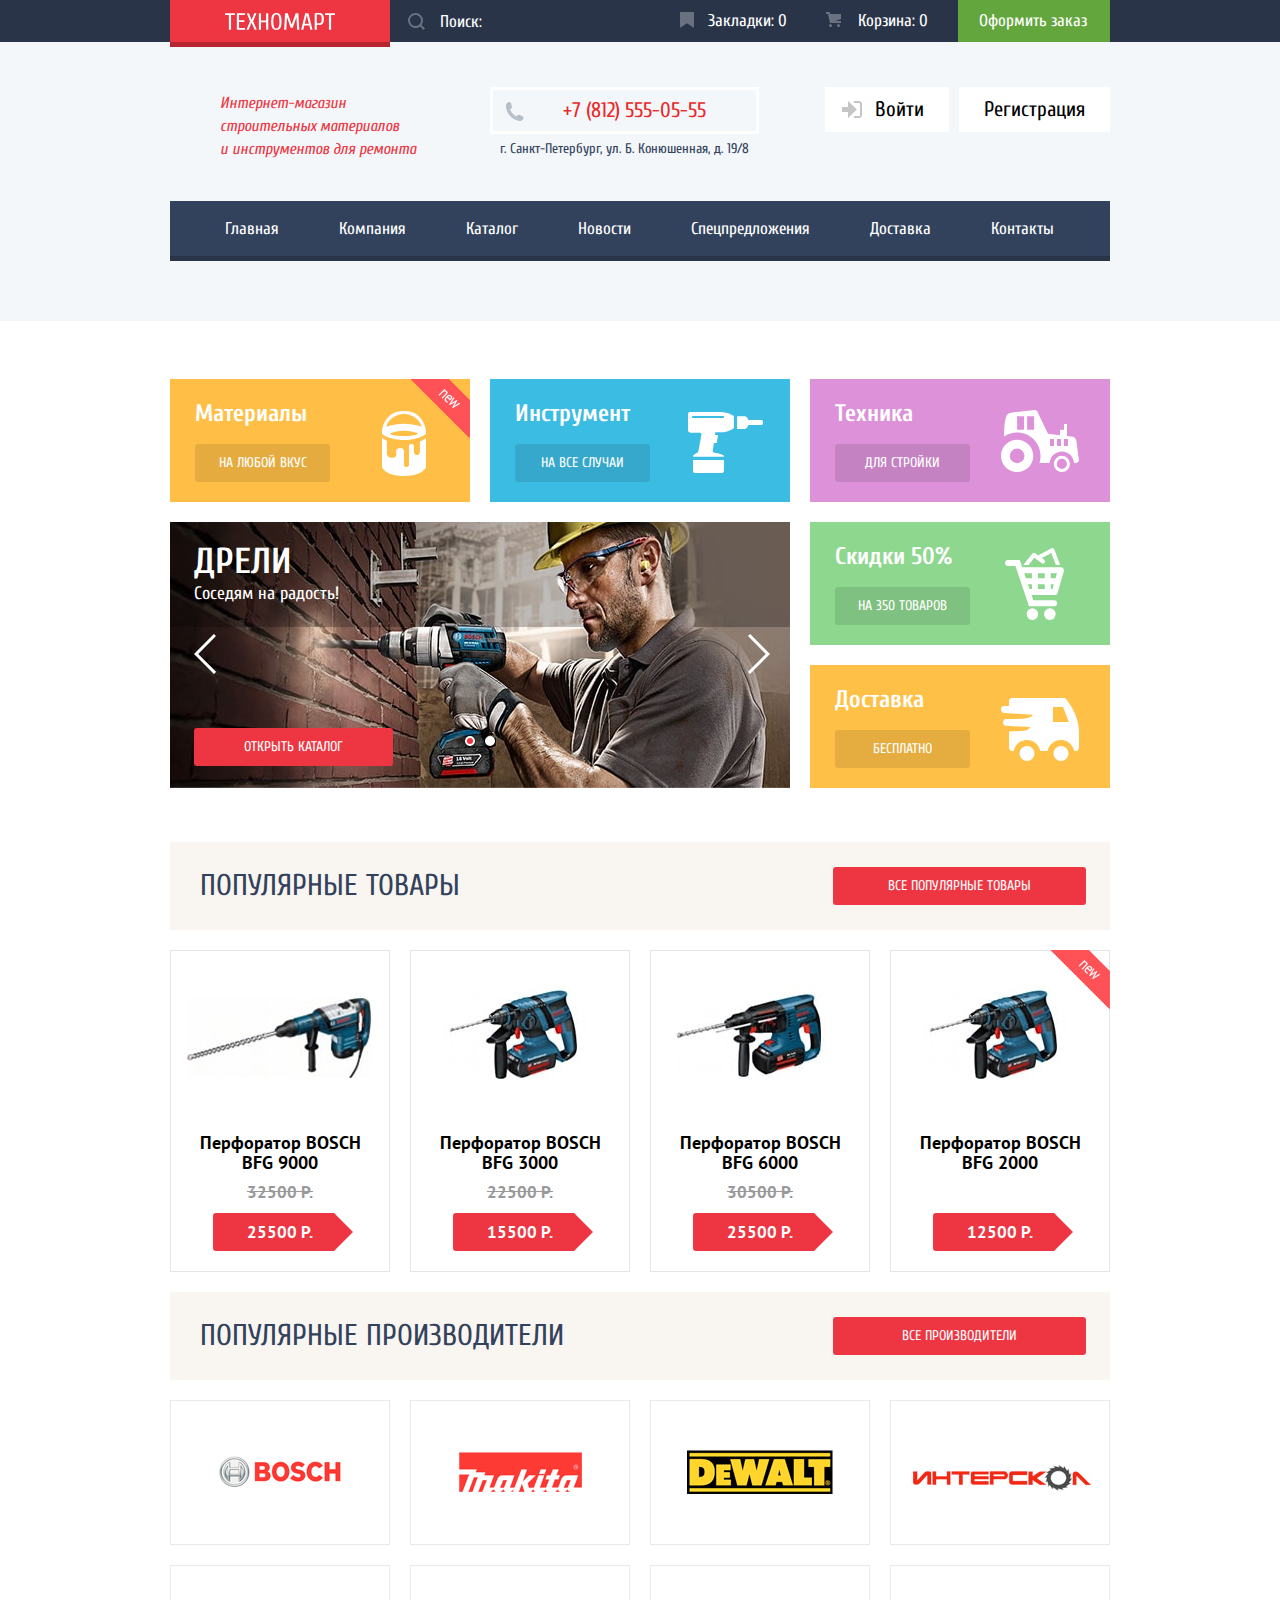
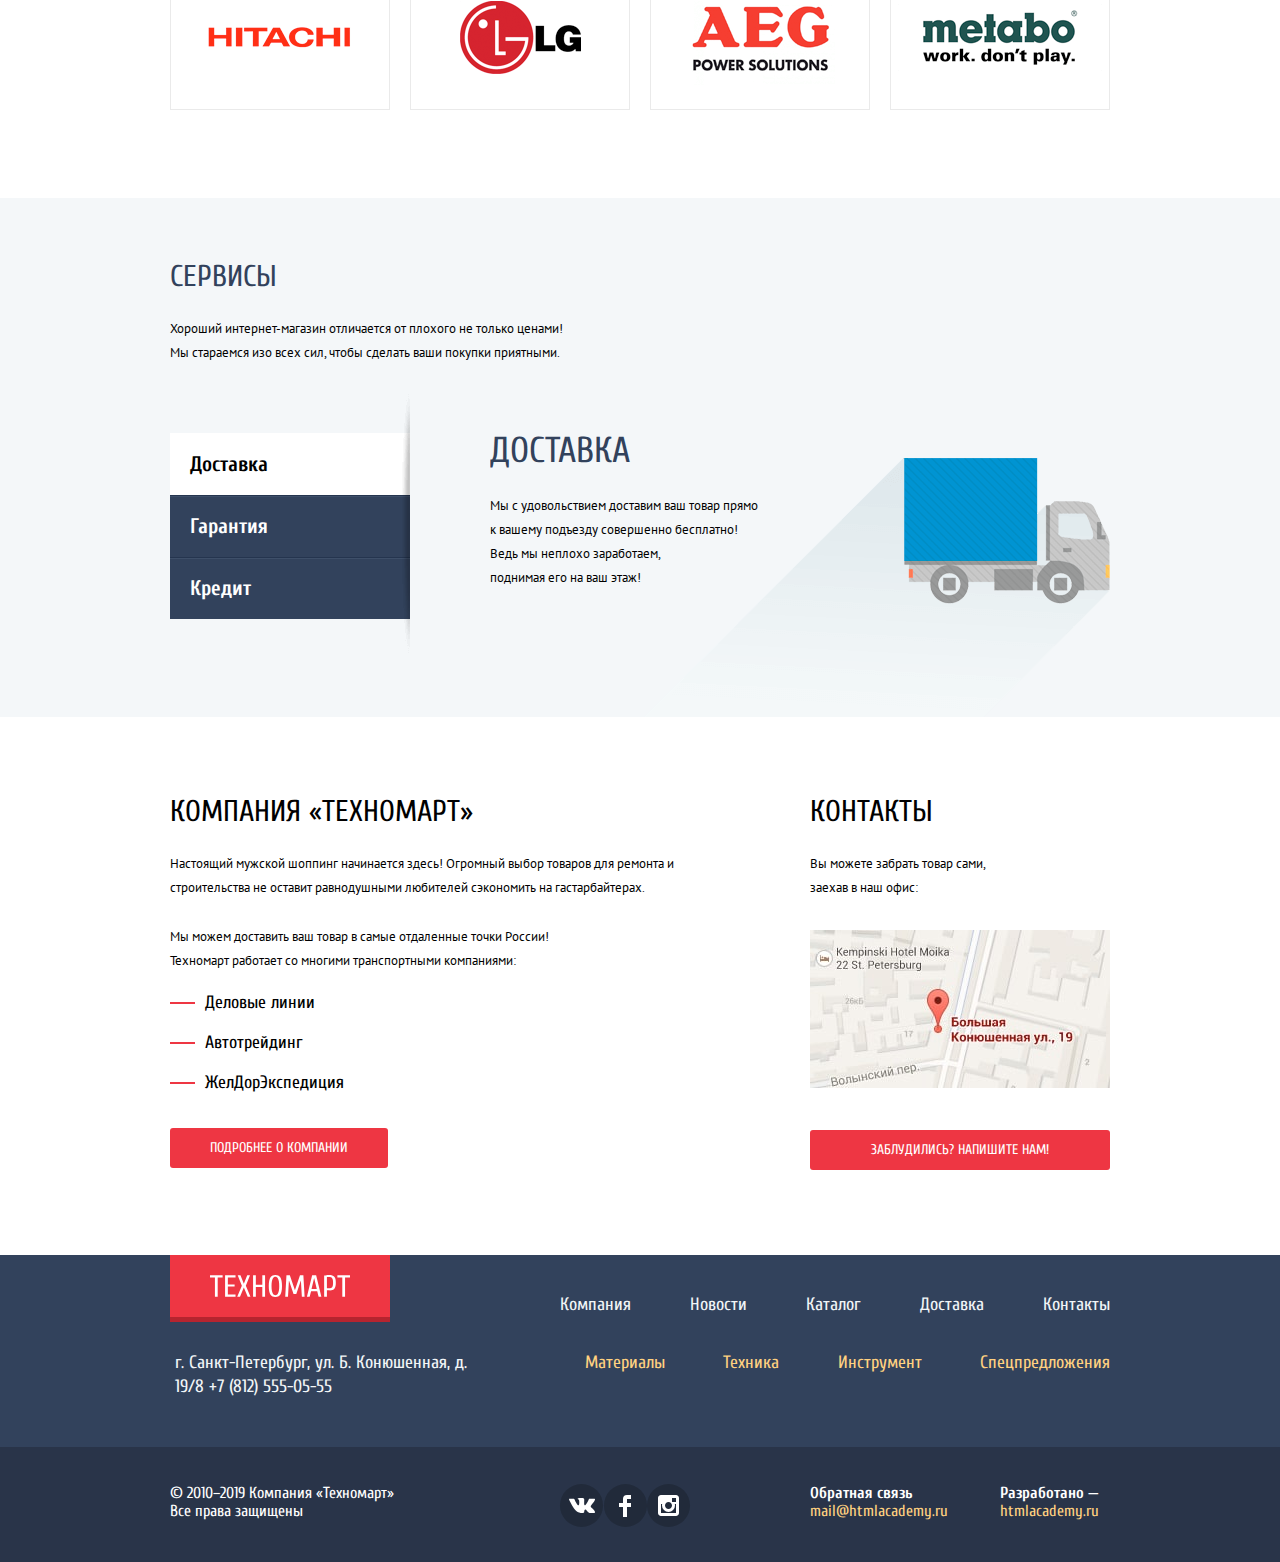
<file: index.html>
<!DOCTYPE html>
<html lang="ru">
<head>
  <meta charset="utf-8">
  <title>HTML Academy: Техномарт</title>
  <link href="https://fonts.googleapis.com/css?family=Cuprum:400,400i,700&amp;subset=cyrillic" rel="stylesheet">
  <link href="https://fonts.googleapis.com/css?family=PT+Sans:400,700&amp;subset=cyrillic" rel="stylesheet">
  <link rel="stylesheet" href="css/normalize.css">
  <link rel="stylesheet" href="css/style.min.css">
</head>
<body>

<header class="main-header">
  <div class="header-top">
    <div class="container  wrapper">
      <a class="main-header-logo">
        <img src="img/logo-technomart.svg" width="110" height="18" alt="Логотип Техномарт">
      </a>
      <form class="main-header-search" action="https://echo.htmlacademy.ru" method="get">
        <input class="main-header-search-input" type="search" name="search" placeholder="Поиск:">
        <button class="main-header-search-btn  hidden" type="submit">
          <span class="visually-hidden">Искать</span>
          <svg xmlns="http://www.w3.org/2000/svg" width="17" height="17" viewBox="0 0 17 17">
            <path fill="#ffffff"
                  d="M17 15.586l-3.542-3.542A7.465 7.465 0 0 0 15 7.5 7.5 7.5 0 1 0 7.5 15c1.71 0 3.282-.579 4.544-1.542L15.586 17 17 15.586zM2 7.5C2 4.467 4.467 2 7.5 2 10.532 2 13 4.467 13 7.5c0 3.032-2.468 5.5-5.5 5.5A5.506 5.506 0 0 1 2 7.5z"/>
          </svg>
        </button>
      </form>
      <a class="main-header-link  main-header-bookmarks" href="#">Закладки: 0</a>
      <a class="main-header-link  main-header-cart" href="#">Корзина: 0</a>
      <a class="main-header-order" href="#">Оформить заказ</a>
    </div>
  </div>
  <div class="container  index-rows">
    <div class="header-middle">
      <h1 class="caption">Интернет-магазин строительных материалов и&nbsp;инструментов для ремонта</h1>
      <div class="main-header-contacts">
        <a href="tel:88125550555">+7 (812) 555-05-55</a>
        <address>г. Санкт-Петербург, ул. Б. Конюшенная, д. 19/8</address>
      </div>
      <div class="user-navigation">
        <ul class="user-navigation-list">
          <li>
            <a class="login-link" href="login.html">
              <svg xmlns="http://www.w3.org/2000/svg" width="20" height="17" viewBox="0 0 20 17">
                <path fill="#c5c5c5" d="M14.875 8.5L6 0v6H0v5h6v6z"/>
                <path fill="#c5c5c5"
                      d="M16.986 15.01h-5.027V17h5.027c2.178 0 3.004-1.81 3.029-3.026V3.028C19.99 1.811 19.164 0 16.986 0h-5.027v1.99h5.027c.839 0 .992.681 1.01 1.057v10.904c-.017.376-.171 1.059-1.01 1.059z"/>
              </svg>
              <span>Войти</span>
            </a>
          </li>
          <li>
            <a class="registration-link" href="reg.html">Регистрация</a>
          </li>
        </ul>
      </div>
    </div>
    <nav class="main-navigation">
      <ul class="main-navigation-list">
        <li><a>Главная</a></li>
        <li><a href="about.html">Компания</a></li>
        <li><a href="catalog.html">Каталог</a></li>
        <li><a href="news.html">Новости</a></li>
        <li><a href="special.html">Спецпредложения</a></li>
        <li><a href="delivery.html">Доставка</a></li>
        <li><a href="contacts.html">Контакты</a></li>
      </ul>
    </nav>
  </div>
</header>

<main>
  <div class="container">
    <section class="category">
      <h2 class="visually-hidden">Категории товаров</h2>
      <ul class="category-list">
        <li class="category-item  category-item-materials">
          <div class="label  label-new">новинка</div>
          <h3>Материалы</h3>
          <a class="category-link" href="materials.html">На любой вкус</a>
        </li>
        <li class="category-item  category-item-tools">
          <h3>Инструмент</h3>
          <a class="category-link" href="tools.html">На все случаи</a>
        </li>
        <li class="category-item  category-item-technics">
          <h3>Техника</h3>
          <a class="category-link" href="technics.html">Для стройки</a>
        </li>
      </ul>

      <div class="features">
        <div class="slider">
          <input class="visually-hidden" type="radio" id="btn-1" name="toggle" checked>
          <input class="visually-hidden" type="radio" id="btn-2" name="toggle">
          <div class="slider-controls">
            <label for="btn-1"><span class="visually-hidden">Слайд Дрели</span></label>
            <label for="btn-2"><span class="visually-hidden">Слайд Перфораторы</span></label>
          </div>
          <div class="slider-inner">
            <ul class="slider-slides">
              <li class="slider-item">
                <img src="img/sliders/main-slider-01.jpg" width="620" height="266"
                     alt="Слайд 1. Рабочий работает дрелью">
                <h3>Дрели</h3>
                <p>Соседям на радость!</p>
                <a class="btn" href="catalog.html">Открыть каталог</a>
              </li>
              <li class="slider-item">
                <img src="img/sliders/main-slider-02.jpg" width="620" height="266"
                     alt="Слайд 2. Рабочий работает перфоратором">
                <h3>Перфораторы</h3>
                <p>Настоящие мужские игрушки</p>
                <a class="btn" href="catalog.html">Открыть каталог</a>
              </li>
            </ul>
          </div>
          <button class="slide-prev  js-slide-prev" type="button"><span class="visually-hidden">Назад</span></button>
          <button class="slide-next  js-slide-next" type="button"><span class="visually-hidden">Вперёд</span></button>
        </div>
        <ul class="features-list">
          <li class="features-item  features-item-discount">
            <h3>Скидки 50%</h3>
            <a class="features-link" href="materials.html">На 350 товаров</a>
          </li>
          <li class="features-item  features-item-delivery">
            <h3>Доставка</h3>
            <a class="features-link" href="tools.html">Бесплатно</a>
          </li>
        </ul>
      </div>
    </section>

    <section class="popular">
      <h2 class="popular-title  heading">
        <span>Популярные товары</span>
        <a class="btn" href="popular.html">Все популярные товары</a>
      </h2>
      <ul class="product-list">
        <li class="product-item">
          <div class="product-item-image">
            <img src="img/perforator-03.jpg" width="218" height="170" alt="Перфоратор BOSCH BFG 9000">
          </div>

          <div class="product-item-links">
            <a class="btn  btn-buy" href="buy.html">Купить</a>
            <a class="btn  btn-bookmark" href="bookmark.html">В закладки</a>
          </div>

          <h3 class="product-title"><a href="product.html">Перфоратор BOSCH BFG 9000</a></h3>

          <p class="old-price">32500 Р.</p>
          <p class="price">25500 Р.</p>
        </li>
        <li class="product-item">
          <div class="product-item-image">
            <img src="img/perforator-01.jpg" width="218" height="170" alt="Перфоратор BOSCH BFG 3000">
          </div>

          <div class="product-item-links">
            <a class="btn  btn-buy" href="buy.html">Купить</a>
            <a class="btn  btn-bookmark" href="bookmark.html">В закладки</a>
          </div>

          <h3 class="product-title"><a href="product.html">Перфоратор BOSCH BFG 3000</a></h3>

          <p class="old-price">22500 Р.</p>
          <p class="price">15500 Р.</p>
        </li>
        <li class="product-item">
          <div class="product-item-image">
            <img src="img/perforator-02.jpg" width="218" height="170" alt="Перфоратор BOSCH BFG 6000">
          </div>

          <div class="product-item-links">
            <a class="btn  btn-buy" href="buy.html">Купить</a>
            <a class="btn  btn-bookmark" href="bookmark.html">В закладки</a>
          </div>

          <h3 class="product-title"><a href="product.html">Перфоратор BOSCH BFG 6000</a></h3>

          <p class="old-price">30500 Р.</p>
          <p class="price">25500 Р.</p>
        </li>
        <li class="product-item">
          <div class="label  label-new">новинка</div>
          <div class="product-item-image">
            <img src="img/perforator-01.jpg" width="218" height="170" alt="Перфоратор BOSCH BFG 2000">
          </div>

          <div class="product-item-links">
            <a class="btn  btn-buy" href="buy.html">Купить</a>
            <a class="btn  btn-bookmark" href="bookmark.html">В закладки</a>
          </div>

          <h3 class="product-title"><a href="product.html">Перфоратор BOSCH BFG 2000</a></h3>
          <p class="old-price  old-price-without"></p>
          <p class="price">12500 Р.</p>
        </li>
      </ul>
    </section>

    <section class="brands">
      <h2 class="brands-title  heading">
        <span>Популярные производители</span>
        <a class="btn" href="popular.html">Все производители</a>
      </h2>
      <ul class="brands-list">
        <li class="brands-item">
          <a href="#">
            <img src="img/brands/bosch.png" width="126" height="37" alt="Логотип Bosch">
          </a>
        </li>
        <li class="brands-item">
          <a href="#">
            <img src="img/brands/makita.png" width="123" height="40" alt="Логотип Makita">
          </a>
        </li>
        <li class="brands-item">
          <a href="#">
            <img src="img/brands/dewalt.png" width="146" height="44" alt="Логотип DeWALT">
          </a>
        </li>
        <li class="brands-item">
          <a href="#">
            <img src="img/brands/interskol.png" width="200" height="88" alt="Логотип Интерскол">
          </a>
        </li>
        <li class="brands-item">
          <a href="#">
            <img src="img/brands/hitachi.png" width="169" height="31" alt="Логотип Hitachi">
          </a>
        </li>
        <li class="brands-item">
          <a href="#">
            <img src="img/brands/lg.png" width="121" height="73" alt="Логотип LG">
          </a>
        </li>
        <li class="brands-item">
          <a href="#">
            <img src="img/brands/aeg.png" width="151" height="96" alt="Логотип AEG">
          </a>
        </li>
        <li class="brands-item">
          <a href="#">
            <img src="img/brands/metabo.png" width="204" height="69" alt="Логотип Metabo">
          </a>
        </li>
      </ul>
    </section>
  </div>

  <section class="services">
    <div class="container">
      <div class="services-text">
        <h2 class="heading">Сервисы</h2>
        <p>Хороший интернет-магазин отличается от плохого не только ценами!
          Мы стараемся изо всех сил, чтобы сделать ваши покупки приятными.</p>
      </div>
      <div class="services-slider">
        <input class="visually-hidden" type="radio" id="services-btn-1" name="services-toggle" checked>
        <input class="visually-hidden" type="radio" id="services-btn-2" name="services-toggle">
        <input class="visually-hidden" type="radio" id="services-btn-3" name="services-toggle">
        <div class="services-slider-controls">
          <label for="services-btn-1">Доставка</label>
          <label for="services-btn-2">Гарантия</label>
          <label for="services-btn-3">Кредит</label>
        </div>
        <div class="services-slider-inner">
          <ul class="services-slider-slides">
            <li class="services-slider-item">
              <div class="services-slide-description">
                <h3>Доставка</h3>
                <p>Мы с удовольствием доставим ваш товар прямо<br>к&nbsp;вашему подъезду совершенно бесплатно! Ведь мы&nbsp;неплохо
                  заработаем,<br>поднимая его на&nbsp;ваш этаж!</p>
              </div>
            </li>
            <li class="services-slider-item">
              <div class="services-slide-description">
                <h3>Гарантия</h3>
                <p>Если купленный у нас товар поломается или заискрит,<br>а&nbsp;также в&nbsp;случае пожара,
                  спровоцированного его
                  возгаранием, вы всегда можете быть уверены в&nbsp;нашей гарантии. Мы обменяем сгоревший товар на&nbsp;новый.<br>
                  Дом уж восстановите как-нибудь сами.</p>
              </div>
            </li>
            <li class="services-slider-item">
              <div class="services-slide-description">
                <h3>Кредит</h3>
                <p>Залезть в&nbsp;долговую яму стало проще!<br> Кредитные консультанты придут вам на&nbsp;помощь.</p>
                <a class="btn" href="#">Отправить заявку</a>
              </div>
            </li>
          </ul>
        </div>
      </div>
    </div>
  </section>

  <div class="container  index-column">
    <section class="about">
      <h2 class="heading">Компания «Техномарт»</h2>
      <p>Настоящий мужской шоппинг начинается здесь! Огромный выбор товаров для ремонта и строительства не оставит
        равнодушными любителей сэкономить на гастарбайтерах.</p>
      <p class="about-small-width">Мы можем доставить ваш товар в самые отдаленные точки России!
        Техномарт работает со многими транспортными компаниями:</p>
      <ul class="marker-list">
        <li>Деловые линии</li>
        <li>Автотрейдинг</li>
        <li>ЖелДорЭкспедиция</li>
      </ul>
      <a class="btn" href="about.html">Подробнее о компании</a>
    </section>
    <section class="contacts">
      <h2 class="heading">Контакты</h2>
      <p>Вы можете забрать товар сами, заехав в наш офис:</p>
      <a class="contacts-map  js-btn-show-modal-map" href="contacts.html">
        <img src="img/map.jpg" width="300" height="158" alt="г. Санкт-Петербург, ул. Б. Конюшенная, д. 19/8">
      </a>
      <a class="btn  js-btn-show-modal-feedback" href="contacts.html">Заблудились? Напишите нам!</a>
    </section>
  </div>
</main>

<footer class="main-footer">
  <div class="container  index-rows">
    <div class="footer-navigation">
      <a class="main-footer-logo">
        <img src="img/logo-technomart.svg" width="140" height="20" alt="Логотип Техномарт">
      </a>
      <ul class="footer-navigation-main">
        <li><a href="about.html">Компания</a></li>
        <li><a href="news.html">Новости</a></li>
        <li><a href="catalog.html">Каталог</a></li>
        <li><a href="delivery.html">Доставка</a></li>
        <li><a href="contacts.html">Контакты</a></li>
      </ul>
    </div>
    <div class="footer-middle-section">
      <address class="footer-address">
        г. Санкт-Петербург, ул. Б. Конюшенная, д. 19/8
        <a href="tel:88125550555">+7 (812) 555-05-55</a>
      </address>
      <ul class="footer-navigation-section">
        <li><a href="materials.html">Материалы</a></li>
        <li><a href="technik.html">Техника</a></li>
        <li><a href="tools.html">Инструмент</a></li>
        <li><a href="special.html">Спецпредложения</a></li>
      </ul>
    </div>
  </div>

  <div class="footer-bottom-section">
    <div class="container  index-column">
      <div class="footer-copyright">
        <p>© 2010–2019 Компания «Техномарт» Все права защищены</p>
      </div>
      <div class="footer-social">
        <ul class="footer-social-list">
          <li>
            <a class="social-links  social-links-vk" href="https://vk.com" target="_blank">
              <span class="visually-hidden">Вконтакте</span>
              <svg xmlns="http://www.w3.org/2000/svg" width="26" height="15" viewBox="0 0 26 15">
                <path fill="#FFF"
                      d="M16.138 11.51c.956-.309 2.18 2.04 3.483 2.939.978.681 1.727.534 1.727.534l3.473-.05s1.815-.112.957-1.554c-.071-.12-.503-1.069-2.585-3.022-2.177-2.043-1.882-1.712.739-5.244 1.597-2.153 2.236-3.468 2.036-4.028-.192-.539-1.365-.399-1.365-.399L20.69.713c-.381.001-.704.119-.851.515-.003.004-.621 1.666-1.445 3.079-1.741 2.989-2.436 3.148-2.724 2.961-.661-.433-.494-1.737-.494-2.664 0-2.897.432-4.105-.846-4.417-.427-.104-.739-.172-1.828-.182-1.392-.021-2.574 0-3.244.329-.445.223-.786.712-.579.74.26.035.843.16 1.155.586.401.552.389 1.789.389 1.789s.229 3.411-.54 3.834c-.528.29-1.25-.302-2.803-3.016-.793-1.388-1.392-2.922-1.392-2.922s-.116-.285-.326-.441c-.25-.185-.6-.244-.6-.244L.848.684S.29.7.085.946c-.182.218-.015.668-.015.668s2.909 6.881 6.203 10.347c3.02 3.182 6.452 2.971 6.452 2.971h1.555s.469-.054.709-.312c.224-.24.214-.691.214-.691s-.031-2.109.935-2.419z"/>
              </svg>
            </a>
          </li>
          <li>
            <a class="social-links  social-links-fb" href="https://facebook.com" target="_blank">
              <span class="visually-hidden">Facebook</span>
              <svg xmlns="http://www.w3.org/2000/svg" width="12" height="22" viewBox="0 0 12 22">
                <path fill="#FFF" d="M12 4V0H8a4 4 0 0 0-4 4v4H0v4h4v10h4V12h4V8H8V4h4z"/>
              </svg>
            </a>
          </li>
          <li>
            <a class="social-links  social-links-insta" href="https://instagram.com" target="_blank">
              <span class="visually-hidden">Instagram</span>
              <svg xmlns="http://www.w3.org/2000/svg" width="21" height="21" viewBox="0 0 21 21">
                <path fill="#FFF"
                      d="M18 0H3C1.35 0 0 1.35 0 3v15c0 1.65 1.35 3 3 3h15c1.65 0 3-1.35 3-3V3c0-1.65-1.35-3-3-3zm-7.5 7c1.93 0 3.5 1.57 3.5 3.5S12.43 14 10.5 14 7 12.43 7 10.5 8.57 7 10.5 7zM18 18H3V9h1.181A6.504 6.504 0 0 0 4 10.5a6.5 6.5 0 1 0 13 0 6.45 6.45 0 0 0-.181-1.5H18v9zm0-11h-4V3h4v4z"/>
              </svg>
            </a>
          </li>
        </ul>
      </div>
      <div class="footer-feedback">
        <b>Обратная связь</b>
        <a href="mailto:mail@htmlacademy.ru">mail@htmlacademy.ru</a>
      </div>
      <div class="footer-develop">
        <b>Разработано —</b>
        <a href="https://htmlacademy.ru/intensive/htmlcss">htmlacademy.ru</a>
      </div>
    </div>
  </div>
</footer>

<section class="modal  modal-feedback">
  <h2 class="visually-hidden">Напишите нам</h2>
  <form class="modal-form" action="https://echo.htmlacademy.ru" method="post">
    <div class="index-column">
      <p class="modal-item  modal-item-input">
        <label for="modal-name">Ваше имя:</label>
        <input id="modal-name" type="text" name="name" placeholder="Имя Фамилия">
      </p>
      <p class="modal-item  modal-item-input">
        <label for="modal-email">Ваш e-mail:</label>
        <input id="modal-email" type="email" name="email" placeholder="email@example.com">
      </p>
    </div>
    <p class="modal-item  modal-item-textarea">
      <label for="modal-text">Текст письма:</label>
      <textarea id="modal-text" name="text" cols="30" rows="5" placeholder="В свободной форме"></textarea>
    </p>
    <div class="wrapper">
      <button class="btn" type="submit">Отправить</button>
    </div>
  </form>
  <button class="modal-close" type="button"><span class="visually-hidden">Закрыть</span></button>
</section>

<section class="modal  modal-map">
  <h2 class="visually-hidden">Как до нас добраться</h2>
  <div class="gmap">
    <iframe
      src="https://www.google.com/maps/embed?pb=!1m18!1m12!1m3!1d1998.6787723929237!2d30.32360529820472!3d59.9374722958001!2m3!1f0!2f0!3f0!3m2!1i1024!2i768!4f13.1!3m3!1m2!1s0x4696310fca145cc1%3A0x42b32648d8238007!2z0JHQvtC70YzRiNCw0Y8g0JrQvtC90Y7RiNC10L3QvdCw0Y8g0YPQuy4sIDE5LzgsINCh0LDQvdC60YIt0J_QtdGC0LXRgNCx0YPRgNCzLCAxOTExODY!5e0!3m2!1sru!2sru!4v1551192452281"
      width="940" height="450" allowfullscreen></iframe>
  </div>
  <button class="modal-close" type="button"><span class="visually-hidden">Закрыть</span></button>
</section>

<section class="modal  modal-added-product">
  <h2>Товар добавлен в корзину!</h2>
  <div class="wrapper">
    <a class="btn  btn-red" href="order.html">Оформить заказ</a>
    <a class="btn  btn-white" href="products.html">Продолжить покупки</a>
  </div>
  <button class="modal-close" type="button"><span class="visually-hidden">Закрыть</span></button>
</section>

<!-- JavaScripts -->
<script src="js/script.min.js"></script>
</body>
</html>
</file>
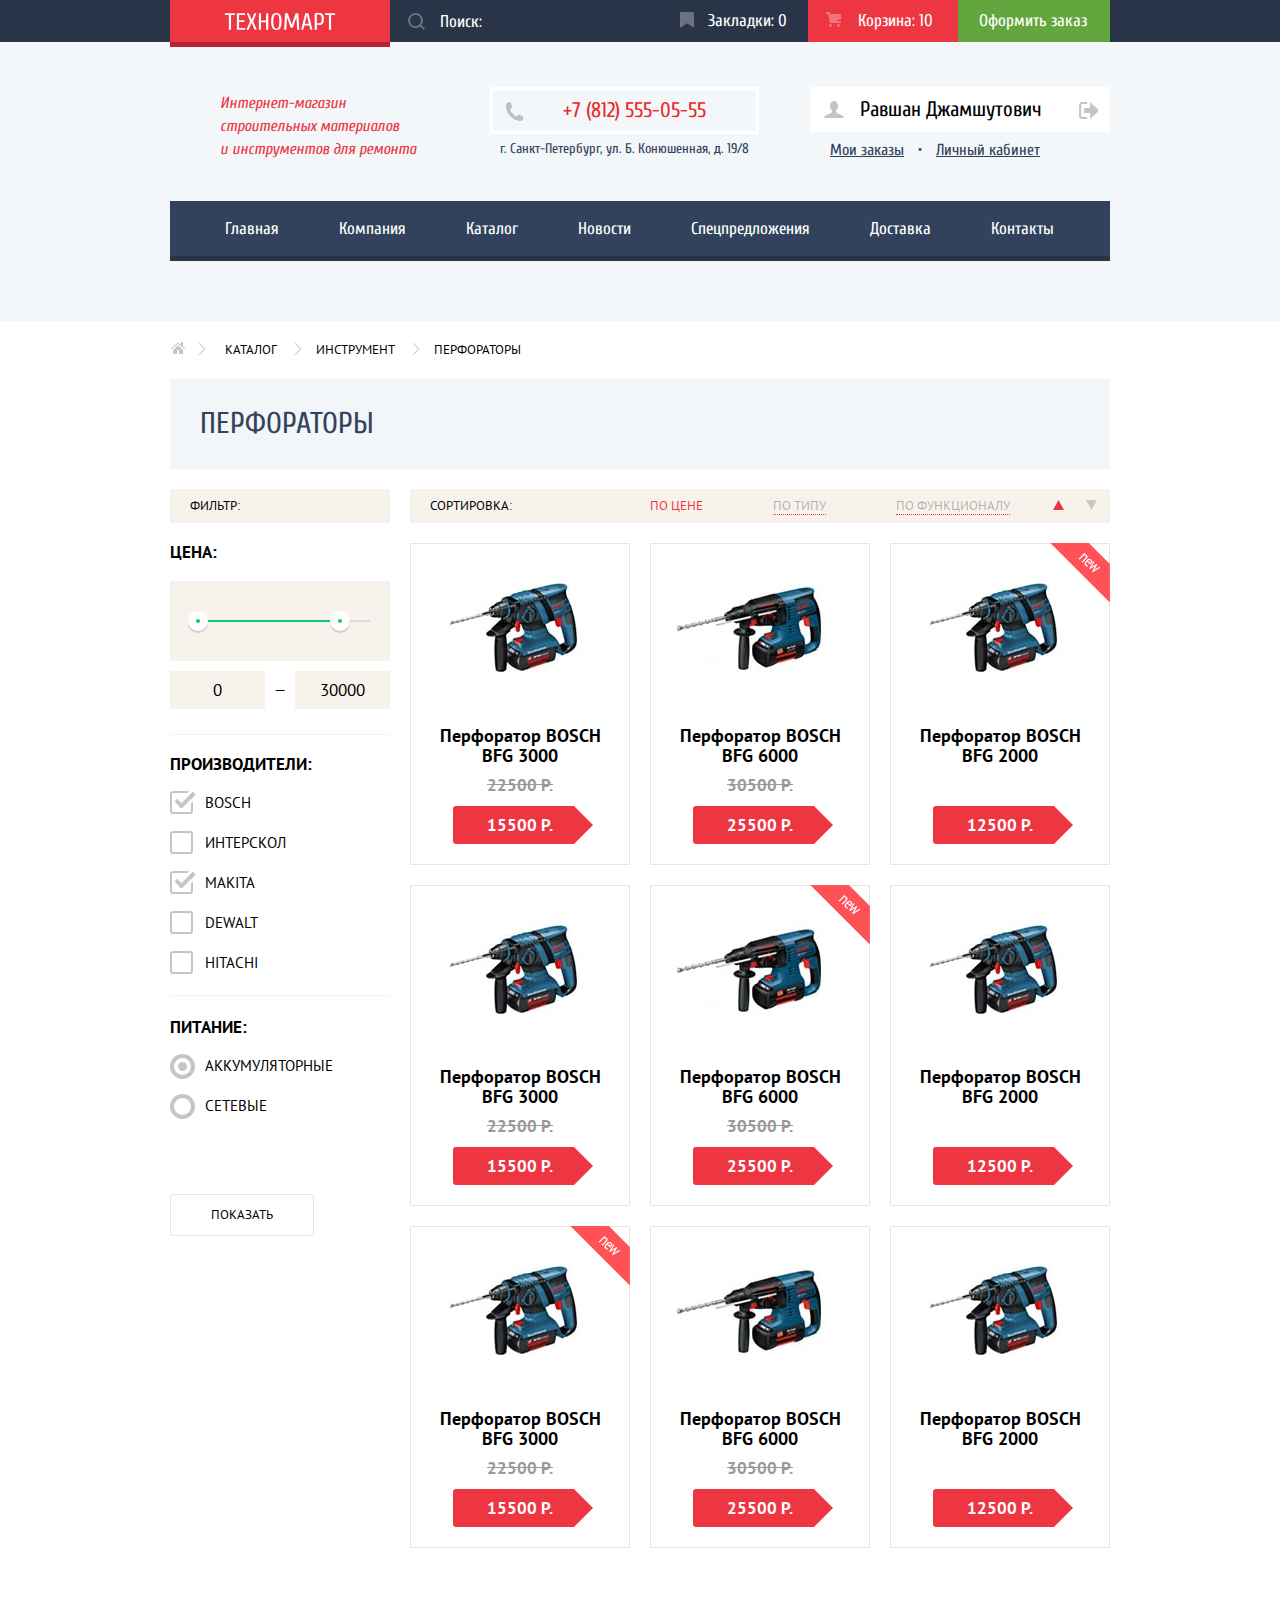
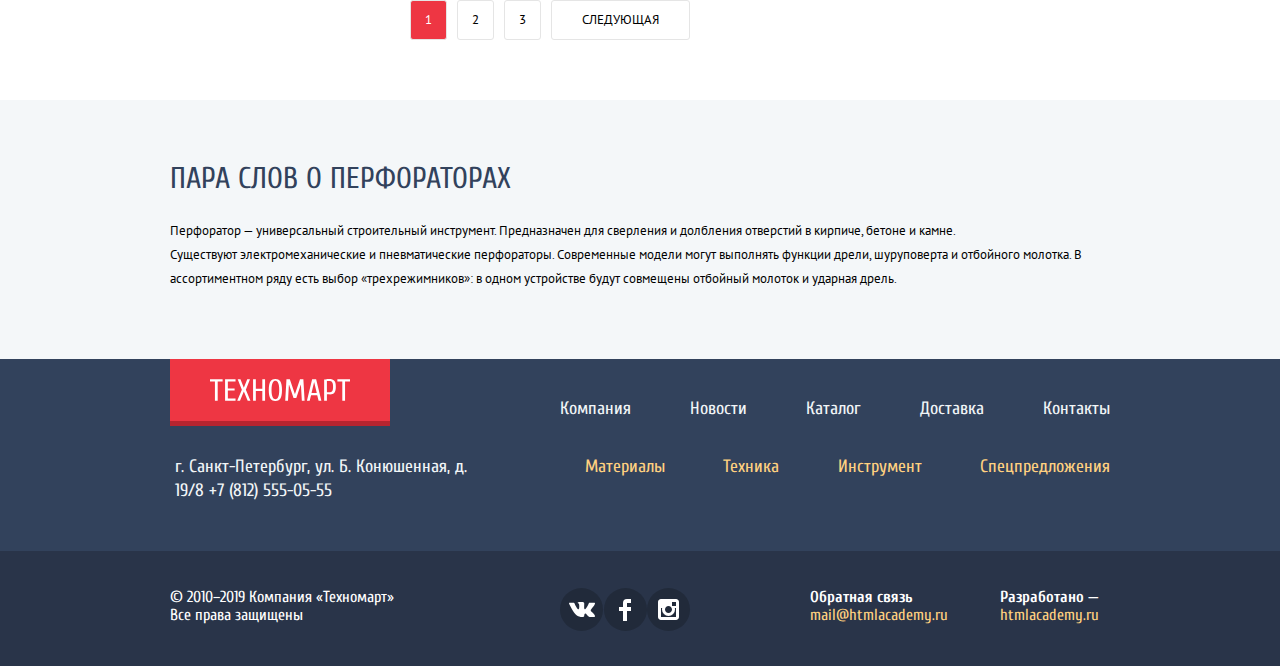
<file: catalog.html>
<!DOCTYPE html>
<html lang="ru">
<head>
  <meta charset="utf-8">
  <title>HTML Academy: Техномарт. Каталог</title>
  <link href="https://fonts.googleapis.com/css?family=Cuprum:400,400i,700&amp;subset=cyrillic" rel="stylesheet">
  <link href="https://fonts.googleapis.com/css?family=PT+Sans:400,700&amp;subset=cyrillic" rel="stylesheet">
  <link rel="stylesheet" href="css/normalize.css">
  <link rel="stylesheet" href="css/style.min.css">
</head>

<body class="inner-page">
<header class="main-header">
  <div class="header-top">
    <div class="container  wrapper">
      <a class="main-header-logo" href="index.html">
        <img src="img/logo-technomart.svg" width="110" height="18" alt="Логотип Техномарт">
      </a>
      <form class="main-header-search" action="https://echo.htmlacademy.ru" method="get">
        <input class="main-header-search-input" type="search" name="search" placeholder="Поиск:">
        <button class="main-header-search-btn  hidden" type="submit">
          <span class="visually-hidden">Искать</span>
          <svg xmlns="http://www.w3.org/2000/svg" width="17" height="17" viewBox="0 0 17 17">
            <path fill="#ffffff"
                  d="M17 15.586l-3.542-3.542A7.465 7.465 0 0 0 15 7.5 7.5 7.5 0 1 0 7.5 15c1.71 0 3.282-.579 4.544-1.542L15.586 17 17 15.586zM2 7.5C2 4.467 4.467 2 7.5 2 10.532 2 13 4.467 13 7.5c0 3.032-2.468 5.5-5.5 5.5A5.506 5.506 0 0 1 2 7.5z"/>
          </svg>
        </button>
      </form>
      <a class="main-header-link  main-header-bookmarks" href="#">Закладки: 0</a>
      <a class="main-header-link  main-header-cart  full" href="#">Корзина: 10</a>
      <a class="main-header-order" href="#">Оформить заказ</a>
    </div>
  </div>

  <div class="container  index-rows">
    <div class="header-middle">
      <p class="caption">Интернет-магазин строительных материалов и&nbsp;инструментов для ремонта</p>
      <div class="main-header-contacts">
        <a href="tel:88125550555">+7 (812) 555-05-55</a>
        <address>г. Санкт-Петербург, ул. Б. Конюшенная, д. 19/8</address>
      </div>
      <div class="user-navigation">
        <p class="user-info">
          <a class="user-profile" href="profile.html">Равшан Джамшутович</a>
          <a class="user-exit" href="exit.html">
            <span class="visually-hidden">Выход</span>
          </a>
        </p>
        <p class="user-menu">
          <a href="my-orders.html">Мои заказы</a>
          <a href="account.html">Личный кабинет</a>
        </p>
      </div>
    </div>
    <nav class="main-navigation">
      <ul class="main-navigation-list">
        <li><a href="index.html">Главная</a></li>
        <li><a href="about.html">Компания</a></li>
        <li class="main-navigation-current"><a>Каталог</a></li>
        <li><a href="news.html">Новости</a></li>
        <li><a href="special.html">Спецпредложения</a></li>
        <li><a href="delivery.html">Доставка</a></li>
        <li><a href="contacts.html">Контакты</a></li>
      </ul>
    </nav>
  </div>
</header>

<main>
  <div class="container">
    <div class="breadcrumbs">
      <ul class="breadcrumbs-list">
        <li class="breadcrumbs-main"><a href="index.html"><span class="visually-hidden">Главная</span></a></li>
        <li><a href="#">Каталог</a></li>
        <li><a href="tools.html">Инструмент</a></li>
        <li class="breadcrumbs-current">Перфораторы</li>
      </ul>
    </div>

    <h1 class="page-title">Перфораторы</h1>

    <div class="index-column">
      <section class="filters">
        <h2 class="filter-title">Фильтр:</h2>
        <form class="filter" method="get" action="https://echo.htmlacademy.ru">
          <fieldset class="range">
            <legend>Цена:</legend>
            <div class="filter-range">
              <div class="range-controls">
                <div class="scale">
                  <div class="bar"></div>
                </div>
                <button type="button" class="range-toggle  range-toggle-min" aria-label="Указатель минимальной цены"></button>
                <button type="button" class="range-toggle  range-toggle-max" aria-label="Указатель максимальной цены"></button>
              </div>
              <div class="price-controls">
                <label class="min-price">
                  <span class="visually-hidden">от</span><input type="text" name="min-price" value="0">
                </label>
                <span>&mdash;</span>
                <label class="max-price">
                  <span class="visually-hidden">до</span><input type="text" name="max-price" value="30000">
                </label>
              </div>
            </div>
          </fieldset>

          <fieldset class="filter-brands">
            <legend>Производители:</legend>
            <ul class="filter-list">
              <li class="filter-option">
                <input class="visually-hidden  filter-input  filter-input-checkbox" type="checkbox" name="bosch"
                       id="bosch"
                       value="Bosch" checked>
                <label for="bosch">Bosch</label>
              </li>
              <li class="filter-option">
                <input class="visually-hidden  filter-input  filter-input-checkbox" type="checkbox" name="interskol"
                       id="interskol" value="Интерскол">
                <label for="interskol">Интерскол</label>
              </li>
              <li class="filter-option">
                <input class="visually-hidden  filter-input  filter-input-checkbox" type="checkbox" name="makita"
                       id="makita" value="Makita" checked>
                <label for="makita">Makita</label>
              </li>
              <li class="filter-option">
                <input class="visually-hidden  filter-input  filter-input-checkbox" type="checkbox" name="dewalt"
                       id="dewalt" value="Dewalt">
                <label for="dewalt">Dewalt</label>
              </li>
              <li class="filter-option">
                <input class="visually-hidden  filter-input  filter-input-checkbox" type="checkbox" name="hitachi"
                       id="hitachi" value="Hitachi">
                <label for="hitachi">Hitachi</label>
              </li>
            </ul>
          </fieldset>

          <fieldset class="filter-power">
            <legend>Питание:</legend>
            <ul class="filter-list">
              <li class="filter-option">
                <input class="visually-hidden  filter-input  filter-input-radio" type="radio" name="power-group"
                       id="accum"
                       value="Аккумуляторные" checked>
                <label for="accum">Аккумуляторные</label>
              </li>
              <li class="filter-option">
                <input class="visually-hidden  filter-input  filter-input-radio" type="radio" name="power-group"
                       id="power" value="Сетевые">
                <label for="power">Сетевые</label>
              </li>
            </ul>
          </fieldset>

          <button class="btn  btn-filter" type="submit">Показать</button>
        </form>
      </section>

      <div class="catalog-wrapper">
        <section class="sorting">
          <h2 class="sorting-title">Сортировка:</h2>
          <ul class="sorting-list">
            <li class="sorting-current"><a href="#">По цене</a></li>
            <li><a href="#">По типу</a></li>
            <li><a href="#">По функционалу</a></li>
            <li class="sorting-arrow  asc  sorting-arrow-active">
              <a class="sorting-arrow-link" href="#">
                <span class="visually-hidden">По возрастанию</span>
                <svg xmlns="http://www.w3.org/2000/svg" width="11" height="10" viewBox="0 0 11 10">
                  <path d="M5.5 0L0 10h11z"/>
                </svg>
              </a>
            </li>
            <li class="sorting-arrow  desc">
              <a class="sorting-arrow-link" href="#">
                <span class="visually-hidden">По убыванию</span>
                <svg xmlns="http://www.w3.org/2000/svg" width="11" height="10" viewBox="0 0 11 10">
                  <path fill="#231F20" d="M5.5 10L0 0h11"/>
                </svg>
              </a>
            </li>
          </ul>
        </section>

        <section class="catalog">
          <h2 class="visually-hidden">Список перфораторов</h2>
          <ul class="product-list">
            <li class="product-item">
              <div class="product-item-image">
                <img src="img/perforator-01.jpg" width="218" height="170" alt="Перфоратор BOSCH BFG 3000">
              </div>
              <div class="product-item-links">
                <a class="btn  btn-buy" href="#">Купить</a>
                <a class="btn  btn-bookmark" href="#">В закладки</a>
              </div>
              <h3 class="product-title"><a href="product.html">Перфоратор BOSCH BFG 3000</a></h3>
              <p class="old-price">22500 Р.</p>
              <p class="price">15500 Р.</p>
            </li>
            <li class="product-item">
              <div class="product-item-image">
                <img src="img/perforator-02.jpg" width="218" height="170" alt="Перфоратор BOSCH BFG 6000">
              </div>
              <div class="product-item-links">
                <a class="btn  btn-buy" href="#">Купить</a>
                <a class="btn  btn-bookmark" href="#">В закладки</a>
              </div>
              <h3 class="product-title"><a href="product.html">Перфоратор BOSCH BFG 6000</a></h3>
              <p class="old-price">30500 Р.</p>
              <p class="price">25500 Р.</p>
            </li>
            <li class="product-item">
              <div class="label  label-new">новинка</div>
              <div class="product-item-image">
                <img src="img/perforator-01.jpg" width="218" height="170" alt="Перфоратор BOSCH BFG 2000">
              </div>
              <div class="product-item-links">
                <a class="btn  btn-buy" href="#">Купить</a>
                <a class="btn  btn-bookmark" href="#">В закладки</a>
              </div>
              <h3 class="product-title"><a href="product.html">Перфоратор BOSCH BFG 2000</a></h3>
              <p class="old-price  old-price-without"></p>
              <p class="price">12500 Р.</p>
            </li>
            <li class="product-item">
              <div class="product-item-image">
                <img src="img/perforator-01.jpg" width="218" height="170" alt="Перфоратор BOSCH BFG 3000">
              </div>
              <div class="product-item-links">
                <a class="btn  btn-buy" href="#">Купить</a>
                <a class="btn  btn-bookmark" href="#">В закладки</a>
              </div>
              <h3 class="product-title"><a href="product.html">Перфоратор BOSCH BFG 3000</a></h3>
              <p class="old-price">22500 Р.</p>
              <p class="price">15500 Р.</p>
            </li>
            <li class="product-item">
              <div class="label  label-new">новинка</div>
              <div class="product-item-image">
                <img src="img/perforator-02.jpg" width="218" height="170" alt="Перфоратор BOSCH BFG 6000">
              </div>
              <div class="product-item-links">
                <a class="btn  btn-buy" href="#">Купить</a>
                <a class="btn  btn-bookmark" href="#">В закладки</a>
              </div>
              <h3 class="product-title"><a href="product.html">Перфоратор BOSCH BFG 6000</a></h3>
              <p class="old-price">30500 Р.</p>
              <p class="price">25500 Р.</p>
            </li>
            <li class="product-item  label-new">
              <div class="product-item-image">
                <img src="img/perforator-01.jpg" width="218" height="170" alt="Перфоратор BOSCH BFG 2000">
              </div>
              <div class="product-item-links">
                <a class="btn  btn-buy" href="#">Купить</a>
                <a class="btn  btn-bookmark" href="#">В закладки</a>
              </div>
              <h3 class="product-title"><a href="product.html">Перфоратор BOSCH BFG 2000</a></h3>
              <p class="old-price  old-price-without"></p>
              <p class="price">12500 Р.</p>
            </li>
            <li class="product-item">
              <div class="label  label-new">новинка</div>
              <div class="product-item-image">
                <img src="img/perforator-01.jpg" width="218" height="170" alt="Перфоратор BOSCH BFG 3000">
              </div>
              <div class="product-item-links">
                <a class="btn  btn-buy" href="#">Купить</a>
                <a class="btn  btn-bookmark" href="#">В закладки</a>
              </div>
              <h3 class="product-title"><a href="product.html">Перфоратор BOSCH BFG 3000</a></h3>
              <p class="old-price">22500 Р.</p>
              <p class="price">15500 Р.</p>
            </li>
            <li class="product-item">
              <div class="product-item-image">
                <img src="img/perforator-02.jpg" width="218" height="170" alt="Перфоратор BOSCH BFG 6000">
              </div>
              <div class="product-item-links">
                <a class="btn  btn-buy" href="#">Купить</a>
                <a class="btn  btn-bookmark" href="#">В закладки</a>
              </div>
              <h3 class="product-title"><a href="product.html">Перфоратор BOSCH BFG 6000</a></h3>
              <p class="old-price">30500 Р.</p>
              <p class="price">25500 Р.</p>
            </li>
            <li class="product-item  label-new">
              <div class="product-item-image">
                <img src="img/perforator-01.jpg" width="218" height="170" alt="Перфоратор BOSCH BFG 2000">
              </div>
              <div class="product-item-links">
                <a class="btn  btn-buy" href="#">Купить</a>
                <a class="btn  btn-bookmark" href="#">В закладки</a>
              </div>
              <h3 class="product-title"><a href="product.html">Перфоратор BOSCH BFG 2000</a></h3>
              <p class="old-price  old-price-without"></p>
              <p class="price">12500 Р.</p>
            </li>
          </ul>
          <ul class="pagination-list">
            <li class="pagination-item  pagination-item-current">1</li>
            <li class="pagination-item"><a href="#">2</a></li>
            <li class="pagination-item"><a href="#">3</a></li>
            <li class="pagination-item"><a href="#">Следующая</a></li>
          </ul>
        </section>
      </div>
    </div>
  </div>

  <section class="description">
    <div class="container">
      <h2 class="heading">Пара слов о перфораторах</h2>
      <p>Перфоратор — универсальный строительный инструмент. Предназначен для сверления и долбления отверстий в кирпиче,
        бетоне и камне.<br> Существуют электромеханические и пневматические перфораторы. Современные модели могут
        выполнять
        функции дрели, шуруповерта и отбойного молотка. В ассортиментном ряду есть выбор «трехрежимников»: в одном
        устройстве будут совмещены отбойный молоток и ударная дрель.</p>
    </div>
  </section>
</main>

<footer class="main-footer">
  <div class="container  index-rows">
    <div class="footer-navigation">
      <a class="main-footer-logo" href="index.html">
        <img src="img/logo-technomart.svg" width="140" height="20" alt="Логотип Техномарт">
      </a>
      <ul class="footer-navigation-main">
        <li><a href="about.html">Компания</a></li>
        <li><a href="news.html">Новости</a></li>
        <li><a href="catalog.html">Каталог</a></li>
        <li><a href="delivery.html">Доставка</a></li>
        <li><a href="contacts.html">Контакты</a></li>
      </ul>
    </div>
    <div class="footer-middle-section">
      <address class="footer-address">
        г. Санкт-Петербург, ул. Б. Конюшенная, д. 19/8
        <a href="tel:88125550555">+7 (812) 555-05-55</a>
      </address>
      <ul class="footer-navigation-section">
        <li><a href="materials.html">Материалы</a></li>
        <li><a href="technik.html">Техника</a></li>
        <li><a href="tools.html">Инструмент</a></li>
        <li><a href="special.html">Спецпредложения</a></li>
      </ul>
    </div>
  </div>

  <div class="footer-bottom-section">
    <div class="container  index-column">
      <div class="footer-copyright">
        <p>
          © 2010–2019 Компания «Техномарт»
          Все права защищены
        </p>
      </div>
      <div class="footer-social">
        <ul class="footer-social-list">
          <li>
            <a class="social-links  social-links-vk" href="https://vk.com" target="_blank">
              <span class="visually-hidden">Вконтакте</span>
              <svg xmlns="http://www.w3.org/2000/svg" width="26" height="15" viewBox="0 0 26 15">
                <path fill="#FFF"
                      d="M16.138 11.51c.956-.309 2.18 2.04 3.483 2.939.978.681 1.727.534 1.727.534l3.473-.05s1.815-.112.957-1.554c-.071-.12-.503-1.069-2.585-3.022-2.177-2.043-1.882-1.712.739-5.244 1.597-2.153 2.236-3.468 2.036-4.028-.192-.539-1.365-.399-1.365-.399L20.69.713c-.381.001-.704.119-.851.515-.003.004-.621 1.666-1.445 3.079-1.741 2.989-2.436 3.148-2.724 2.961-.661-.433-.494-1.737-.494-2.664 0-2.897.432-4.105-.846-4.417-.427-.104-.739-.172-1.828-.182-1.392-.021-2.574 0-3.244.329-.445.223-.786.712-.579.74.26.035.843.16 1.155.586.401.552.389 1.789.389 1.789s.229 3.411-.54 3.834c-.528.29-1.25-.302-2.803-3.016-.793-1.388-1.392-2.922-1.392-2.922s-.116-.285-.326-.441c-.25-.185-.6-.244-.6-.244L.848.684S.29.7.085.946c-.182.218-.015.668-.015.668s2.909 6.881 6.203 10.347c3.02 3.182 6.452 2.971 6.452 2.971h1.555s.469-.054.709-.312c.224-.24.214-.691.214-.691s-.031-2.109.935-2.419z"/>
              </svg>
            </a>
          </li>
          <li>
            <a class="social-links  social-links-fb" href="https://facebook.com" target="_blank">
              <span class="visually-hidden">Facebook</span>
              <svg xmlns="http://www.w3.org/2000/svg" width="12" height="22" viewBox="0 0 12 22">
                <path fill="#FFF" d="M12 4V0H8a4 4 0 0 0-4 4v4H0v4h4v10h4V12h4V8H8V4h4z"/>
              </svg>
            </a>
          </li>
          <li>
            <a class="social-links  social-links-insta" href="https://instagram.com" target="_blank">
              <span class="visually-hidden">Instagram</span>
              <svg xmlns="http://www.w3.org/2000/svg" width="21" height="21" viewBox="0 0 21 21">
                <path fill="#FFF"
                      d="M18 0H3C1.35 0 0 1.35 0 3v15c0 1.65 1.35 3 3 3h15c1.65 0 3-1.35 3-3V3c0-1.65-1.35-3-3-3zm-7.5 7c1.93 0 3.5 1.57 3.5 3.5S12.43 14 10.5 14 7 12.43 7 10.5 8.57 7 10.5 7zM18 18H3V9h1.181A6.504 6.504 0 0 0 4 10.5a6.5 6.5 0 1 0 13 0 6.45 6.45 0 0 0-.181-1.5H18v9zm0-11h-4V3h4v4z"/>
              </svg>
            </a>
          </li>
        </ul>
      </div>
      <div class="footer-feedback">
        <b>Обратная связь</b>
        <a href="mailto:mail@htmlacademy.ru">mail@htmlacademy.ru</a>
      </div>
      <div class="footer-develop">
        <b>Разработано —</b>
        <a href="https://htmlacademy.ru/intensive/htmlcss">htmlacademy.ru</a>
      </div>
    </div>
  </div>
</footer>

<section class="modal  modal-added-product">
  <h2>Товар добавлен в корзину!</h2>
  <div class="wrapper">
    <a class="btn  btn-red" href="order.html">Оформить заказ</a>
    <a class="btn  btn-white" href="products.html">Продолжить покупки</a>
  </div>
  <button class="modal-close" type="button"><span class="visually-hidden">Закрыть</span></button>
</section>

<script src="js/script-catalog.min.js"></script>
</body>
</html>
</file>
<file: css/style.min.css>
@charset "UTF-8";html {box-sizing: border-box;}*, *::before, *::after {box-sizing: inherit;}body {margin: 0;font-family: "Cuprum", Arial, sans-serif;font-size: 17px;font-weight: normal;line-height: 24px;color: #000000;}a {text-decoration: none;}img {max-width: 100%;height: auto;}.visually-hidden:not(:focus):not(:active), input[type="checkbox"].visually-hidden, input[type="radio"].visually-hidden {position: absolute;width: 1px;height: 1px;margin: -1px;padding: 0;border: 0;white-space: nowrap;clip-path: inset(100%);clip: rect(0 0 0 0);overflow: hidden;}.container {width: 960px;margin: 0 auto;padding: 0 10px;}.heading {font-family: "Cuprum", Arial, sans-serif;font-size: 30px;font-weight: normal;line-height: 30px;color: #32425c;text-transform: uppercase;}.services p, .about p, .contacts p {margin: 0 0 25px;font-family: "PT Sans", Arial, sans-serif;font-size: 13px;font-weight: normal;line-height: 24px;letter-spacing: normal;}.btn {display: inline-block;padding: 11px 40px;font-size: 14px;line-height: 18px;color: #ffffff;text-align: center;text-transform: uppercase;vertical-align: top;background-color: #ee3643;border: none;border-radius: 3px;cursor: pointer;}.btn:hover, .btn:focus {background-color: #ca2c37;outline: none;}.btn:active {background-color: #ba2732;}.btn-filter {font-size: 13px;color: #000000;background-color: #ffffff;border: 1px solid #e5e5e5;}.btn-filter:hover, .btn-filter:focus {background-color: transparent;border: 1px solid #bdc6ca;}.btn-filter:active {background-color: transparent;border: 1px solid #ee3643;}.btn-buy, .btn-bookmark {position: relative;width: 135px;font-family: "Cuprum", Arial, sans-serif;}.btn-buy {padding: 10px 45px;margin-bottom: 7px;box-shadow: inset 0 -3px 0 0 #367315;background-color: #63a63e;}.btn-buy::before {content: "";position: absolute;top: 10px;left: 12px;width: 15px;height: 15px;background: url("../img/icon-cart.svg") no-repeat 0 0;opacity: 0.3;transition-duration: 0.2s;}.btn-buy:hover::before, .btn-buy:focus::before {opacity: 1;outline: none;}.btn-buy:hover, .btn-buy:focus {background-color: #5fbb2d;}.btn-buy:active {background-color: #518534;}.btn-bookmark {padding: 7px 30px;color: #32425c;background-color: #ffffff;border: 3px solid #63a63e;}.btn-bookmark:hover, .btn-bookmark:focus {background-color: #ffffff;border: 3px solid #32425c;}.btn-bookmark:active {opacity: 0.3;}.btn-white {color: #000000;background-color: #ffffff;}.btn-white:hover, .btn-white:focus {color: #ffffff;background-color: #ee3643;}.btn-white:active {background-color: #ba2732;}.main-header {margin-bottom: 20px;padding-bottom: 60px;color: #000000;background-color: #f4f7f9;}.header-top {min-height: 42px;line-height: 18px;color: #ffffff;background-color: #293449;}.header-top .container {display: flex;justify-content: space-between;-webkit-box-align: center;-ms-flex-align: center;align-items: center;flex-wrap: wrap;}.header-top a {color: inherit;}.main-header-logo, .main-footer-logo {text-align: center;background-color: #ee3643;box-shadow: 0 5px 0 0 #b6242f;cursor: pointer;}.main-header-logo {width: 220px;height: 42px;padding: 13px 0;}.main-header-logo:hover, .main-header-logo:focus, .main-footer-logo:hover, .main-footer-logo:focus {background-color: #ca2c37;outline: none;}.main-header-search {position: relative;flex-grow: 1;}.main-header-search-btn {position: absolute;top: 12px;left: 12px;background: none;border: none;opacity: 0.3;transition-duration: 0.2s;}.main-header-search input {width: 100%;height: 42px;padding-right: 10px;padding-left: 50px;color: #ffffff;background-color: transparent;border: 0;}.main-header-search-input:hover + .main-header-search-btn, .main-header-search-input:focus + .main-header-search-btn, .main-header-search-btn:hover {opacity: 1;}.main-header-search-input:focus, .main-header-search-input:active {color: #000000;background-color: #ffffff;outline: none;}.main-header-search-input:focus + .main-header-search-btn path, .main-header-search-input:active + .main-header-search-btn path {fill: #ff0000;opacity: 1;}.main-header-search input::placeholder {color: #ffffff;}.main-header-link {position: relative;min-width: 150px;padding: 12px 0 12px 50px;}.main-header-link:focus {outline: none;}.main-header-link::before {content: "";position: absolute;top: 12px;left: 18px;width: 15px;height: 15px;opacity: 0.3;transition-duration: 0.2s;}.main-header-link:hover::before, .main-header-link:focus::before {opacity: 1;}.main-header-link:active::before {opacity: 0.5;}.main-header-bookmarks::before {left: 22px;width: 14px;height: 16px;background: url("../img/icon-bookmark.svg") no-repeat 0 0;}.main-header-cart::before {background: url("../img/icon-cart.svg") no-repeat 0 0;}.main-header-link:active {color: rgba(255, 255, 255, 0.6);}.main-header-link.full {background-color: #ee3643;}.main-header-order {padding: 12px 23px 12px 21px;color: #ffffff;background-color: #63a63e;}.main-header-order:hover, .main-header-order:focus {background-color: #5fbb2d;outline: none;}.main-header-order:active {background-color: #518534;}.header-middle {padding: 45px 0 40px;}.header-middle, .main-navigation-list {display: flex;flex-wrap: wrap;}.header-middle {justify-content: space-between;}.header-middle > * {width: 300px;}.header-middle .caption {margin: 0;padding: 5px 40px 0 50px;font-size: 16px;font-weight: normal;font-style: italic;line-height: 23px;color: #ee3643;}.main-header-contacts a {position: relative;display: inline-block;padding: 10px 50px 10px 70px;font-size: 21px;line-height: 21px;color: #e9292a;vertical-align: top;border: 3px solid #ffffff;}.main-header-contacts a::before {content: "";position: absolute;top: 12px;left: 12px;width: 19px;height: 19px;background: url("../img/icon-phone.svg") no-repeat 0 0;}.main-header-contacts address {padding: 3px 0 0 10px;font-size: 14px;font-style: normal;line-height: 24px;color: #32425c;}.user-menu a:hover, .user-menu a:focus, .user-navigation-list a:hover, .user-navigation-list a:focus {color: #ee3643;outline: none;}.user-navigation-list, .main-navigation-list {margin: 0;list-style: none;}.user-navigation-list, .user-info {display: flex;justify-content: flex-end;flex-wrap: wrap;margin: 0;padding: 0;}.user-info {margin-bottom: 5px;}.user-navigation-list a, .user-info a {display: block;padding: 12px 25px;font-size: 21px;line-height: 21px;color: #000000;background-color: #ffffff;}.user-navigation a:active, .user-info a:active {color: rgba(0, 0, 0, 0.3);}.user-navigation .login-link {position: relative;margin-right: 10px;padding-left: 50px;}.login-link:hover path, .login-link:focus path {fill: #2f405b;}.login-link:active path {fill: #c5c5c5;}.login-link svg {position: absolute;top: 14px;left: 17px;width: 20px;height: 17px;}.user-info .user-profile {position: relative;min-width: 250px;padding: 12px 0 12px 50px;}.user-profile::before, .user-exit::before {content: "";position: absolute;top: 14px;left: 14px;width: 20px;height: 17px;background: url("../img/icon-user.svg") no-repeat 0 0;opacity: 0.3;transition-duration: 0.2s;}.user-exit {position: relative;}.user-exit::before {top: 15px;left: 18px;background: url("../img/icon-logout.svg") no-repeat 0 0;}.user-profile:hover::before, .user-exit:hover::before, .user-profile:focus::before, .user-exit:focus::before {opacity: 1;}.user-profile:active::before, .user-exit:active::before {opacity: 0.3;}.user-menu {margin: 0;padding-left: 20px;}.user-menu a {position: relative;display: inline-block;font-size: 16px;line-height: 18px;color: #32425c;vertical-align: middle;text-decoration: underline;}.user-menu a:not(:last-of-type)::before {content: "•";position: absolute;top: 0;right: 10px;}.user-menu a:not(:last-of-type) {padding-right: 28px;}.main-navigation {min-height: 60px;color: #ffffff;background-color: #32425c;box-shadow: inset 0 -5px 0 0 #293449;}.main-navigation-list {-webkit-box-align: center;-ms-flex-align: center;align-items: center;min-height: 55px;padding: 0 25px;}.main-navigation a:hover, .main-navigation a:focus {background-color: #243147;outline: none;}.main-navigation a:active {color: rgba(255, 255, 255, 0.5);background-color: #1d2739;}.main-navigation-list a {display: inline-block;padding: 16px 30px;color: #ffffff;vertical-align: top;}.index-column {display: flex;justify-content: space-between;}.category {margin-top: 58px;}.category-list, .slider-slides, .features-list {margin: 0;padding: 0;list-style: none;}.category-list {display: flex;flex-wrap: wrap;}.features {display: flex;justify-content: space-between;align-items: flex-start;flex-wrap: wrap;margin-bottom: 34px;}.category-item, .features-item {position: relative;width: 300px;min-height: 123px;margin-bottom: 20px;padding: 20px 25px;color: #ffffff;}.category-item {margin: 0 20px 20px 0;}.category-item:nth-of-type(3n) {margin-right: 0;}.category-item h3, .features-item h3 {margin: 0 0 15px;font-size: 24px;line-height: 30px;}.category-item a, .features-item a {display: block;width: 135px;min-height: 38px;padding: 12px 0;font-size: 14px;line-height: 14px;text-align: center;text-transform: uppercase;color: #ffffff;background-color: rgba(0, 0, 0, 0.1);border-radius: 3px;}.category-item a:hover, .category-item a:focus, .features-item a:hover, .features-item a:focus {background-color: rgba(0, 0, 0, 0.2);outline: none;}.category-item a:active, .features-item a:active {background-color: rgba(0, 0, 0, 0.3);}.category-item-materials {background: #ffbf47 url("../img/icon-1.svg") no-repeat 83% 55%;}.category-item-tools {background: #3bbce3 url("../img/icon-2.svg") no-repeat 88% 53%;}.category-item-technics {background: #dc91d8 url("../img/icon-3.svg") no-repeat 86% 50%;}.features-item-discount {background: #8ed78f url("../img/icon-4.svg") no-repeat 81% 50%;}.features-item-delivery {background: #ffc047 url("../img/icon-5.svg") no-repeat 86% 55%;}.slider {color: #ffffff;}.slider, .slider-item {position: relative;}.slider-inner {background-color: #89776b;height: 266px;}.slider-item h3, .slider-item p, .slider-item .btn, .slide-prev, .slide-next {position: absolute;margin: 0;}.slider-controls {position: absolute;left: 50%;bottom: 36px;z-index: 3;transform: translate(-50%, 0);}.slider-controls label {display: inline-block;margin: 0 3px;width: 10px;height: 10px;vertical-align: middle;border: 2px solid #ffffff;border-radius: 50%;background-color: #ffffff;box-shadow: 0 0 2px rgba(0, 0, 0, 0.8);cursor: pointer;transition: background-color 0.2s;}#btn-1:checked ~ .slider-controls label[for="btn-1"], #btn-2:checked ~ .slider-controls label[for="btn-2"] {background-color: #ee3643;}#btn-1:checked ~ .slider-inner .slider-slides {transform: translate(0);}#btn-2:checked ~ .slider-inner .slider-slides {transform: translate(-620px);}.slider-inner {max-width: 620px;overflow: hidden;}.slider-slides {display: flex;width: 200%;}.slider-item img {width: 620px;height: 266px;}.slider-item h3 {top: 22px;left: 24px;font-size: 36px;font-weight: bold;line-height: 36px;text-transform: uppercase;}.slider-item p {top: 60px;left: 24px;font-size: 18px;line-height: 24px;}.slider-item .btn {bottom: 29px;left: 24px;padding: 10px 50px;}.slide-prev, .slide-next {top: 42%;width: 22px;height: 40px;background: url("../img/icon-right.svg") no-repeat 0 0;border: none;cursor: pointer;}.slide-prev {left: 24px;transform: scale(-1, 1);}.slide-next {right: 20px;}.popular {font-family: "PT Sans", Arial, sans-serif;}.popular .product-list {margin-bottom: 0;}.popular .product-item:nth-of-type(3n) {margin-right: 20px;}.popular .product-item:nth-of-type(4n) {margin-right: 0;}.popular-title, .brands-title {display: flex;justify-content: space-between;-webkit-box-align: center;-ms-flex-align: center;align-items: center;flex-wrap: wrap;margin: 0 0 20px;padding: 25px 24px 25px 30px;background-color: #f9f5f0;}.popular-title .btn, .brands-title .btn {width: 253px;padding: 10px 54px;}.brands {margin-bottom: 68px;}.brands-list {display: flex;flex-wrap: wrap;margin: 0;padding: 0;list-style: none;}.brands-item {width: 220px;height: 145px;margin: 0 20px 20px 0;background-color: #ffffff;border: 1px solid #eaeaea;transition-duration: 0.2s;}.brands-item:nth-of-type(4n) {margin-right: 0;}.brands-item:hover, .brands-item:focus {box-shadow: 0 10px 25px 0 rgba(41, 52, 73, 0.5);outline: none;}.brands-item:active {box-shadow: 0 4px 10px 0 rgba(41, 52, 73, 0.5);opacity: 0.3;}.brands-item a {display: flex;justify-content: center;-webkit-box-align: center;-ms-flex-align: center;align-items: center;height: 100%;}.services {margin-bottom: 80px;padding: 40px 0 0;background-color: #f4f7f9;}.services-text {max-width: 400px;margin-bottom: 68px;}.services-slider {display: flex;justify-content: space-between;color: #000000;}.services h3 {margin: 0 0 25px;font-size: 36px;font-weight: normal;line-height: 36px;color: #32425c;text-transform: uppercase;}.services label {display: block;width: 240px;padding: 16px 20px;font-size: 21px;font-weight: bold;line-height: 30px;color: #ffffff;background-color: #32425c;box-shadow: inset 0 1px 0 0 rgba(37, 53, 79, 1), inset 0 2px 0 0 rgba(62, 79, 105, 1);cursor: pointer;}.services label:hover, .services label:focus {background-color: #293449;outline: none;}.services-slider-controls {position: relative;margin-right: 80px;}.services-slider-controls::before {content: "";position: absolute;top: -50px;right: 0;width: 10px;height: 280px;background: url("../img/shadow.png") no-repeat 0 0;}#services-btn-1:checked ~ .services-slider-controls label[for="services-btn-1"], #services-btn-2:checked ~ .services-slider-controls label[for="services-btn-2"], #services-btn-3:checked ~ .services-slider-controls label[for="services-btn-3"] {color: #000000;background-color: #ffffff;box-shadow: none;}#services-btn-1:checked ~ .services-slider-inner .services-slider-slides {transform: translate(0);}#services-btn-2:checked ~ .services-slider-inner .services-slider-slides {transform: translate(-620px);}#services-btn-3:checked ~ .services-slider-inner .services-slider-slides {transform: translate(-1240px);}.services-slider-inner {width: 620px;min-height: 284px;overflow: hidden;}.services-slider-slides {display: flex;width: 300%;height: 100%;margin: 0;padding: 0;list-style: none;}.services-slider-item {width: 620px;height: 100%;background-position: right 25px;background-repeat: no-repeat;}.services-slider-item:nth-of-type(1) {background-image: url("../img/delivery.png");}.services-slider-item:nth-of-type(2) {background-image: url("../img/guarantee.png");}.services-slider-item:nth-of-type(3) {background-image: url("../img/credit.png");}.services-slide-description {max-width: 375px;}.services-slider-item:first-of-type .services-slide-description {max-width: 275px;}.about, .contacts {padding: 0;}.about h2, .contacts h2 {margin: 0 0 25px;color: #000000;}.about {width: 540px;}.about > p:last-of-type {margin-bottom: 20px;}.about-small-width {max-width: 390px;}.marker-list {margin: 0 0 35px;padding: 0;list-style: none;}.marker-list li {position: relative;margin-bottom: 20px;padding-left: 35px;font-size: 18px;line-height: 20px;}.marker-list li::before {content: "";position: absolute;top: 50%;left: 0;width: 25px;height: 2px;background-color: #ee3643;transform: translate(0, -50%);}.contacts {width: 300px;}.contacts p {max-width: 180px;margin-bottom: 30px;}.contacts .btn {width: 100%;margin-top: 35px;}.inner-page main {font-family: "PT Sans", Arial, sans-serif;text-transform: uppercase;}.page-title {margin: 0 0 20px;padding: 30px;font-family: "Cuprum", Arial, sans-serif;font-size: 30px;font-weight: normal;line-height: 30px;color: #32425c;background-color: #f2f6f8;}.breadcrumbs {padding: 0 25px 20px 0;font-size: 13px;line-height: 18px;}.breadcrumbs-list {display: flex;flex-wrap: wrap;margin: 0;padding: 0;list-style: none;}.breadcrumbs-list li:not(:last-of-type) {position: relative;margin-right: 14px;padding-right: 25px;}.breadcrumbs-list li:not(:last-of-type)::after {content: "";position: absolute;top: 2px;right: 0;width: 8px;height: 12px;background: url("../img/icon-right-small.svg") no-repeat 0 0;}.breadcrumbs-list li:first-of-type::after {right: 5px;}.breadcrumbs-main a {display: inline-block;width: 16px;height: 13px;margin-top: 1px;vertical-align: top;background: url("../img/icon-home.svg") no-repeat 0 0;}.breadcrumbs a {color: #000000;}.filters {width: 220px;margin-right: 20px;font-size: 15px;line-height: 20px;}.filter-title, .sorting {margin: 0 0 20px;padding: 8px 20px;font-size: 13px;font-weight: normal;line-height: 18px;background-color: #f7f3ec;}.filters fieldset {margin: 0;padding: 0;border: none;}.filters legend {margin-bottom: 20px;font-size: 17px;font-weight: bold;line-height: 18px;}.filters ul {margin: 0;padding: 0;list-style: none;}.filter-range {margin-bottom: 20px;padding-bottom: 25px;border-bottom: 1px solid #f7f3ec;}.range-controls {position: relative;height: 80px;margin-bottom: 10px;padding: 39px 20px 0;background-color: #f7f3ec;}.range-controls .scale {height: 2px;background: #d7dcde;}.range-controls .bar {width: 83%;height: 2px;background-color: #00ca74;}.range-toggle {position: absolute;top: 30px;left: 0;width: 4px;height: 4px;padding: 0;border: 8px solid #ffffff;background-color: #00ca74;border-radius: 50%;box-shadow: 0 2px 1px 0 #cfcfcf;box-sizing: content-box;cursor: pointer;}.range-toggle-min {left: 18px;}.range-toggle-max {left: 160px;}.price-controls {display: flex;justify-content: space-between;-webkit-box-align: center;-ms-flex-align: center;align-items: center;}.price-controls input {width: 95px;padding: 10px;font-family: "PT Sans", Arial, sans-serif;font-size: 17px;text-align: center;line-height: 18px;color: #000000;background-color: #f7f3ec;border: none;}.filters .filter-brands {margin-bottom: 22px;padding-bottom: 2px;border-bottom: 1px solid #f7f3ec;}.filter-option {display: flex;margin-bottom: 20px;}.filter-option label {position: relative;padding-left: 35px;cursor: pointer;}.filter-option label::before, .filter-option label::after {content: "";position: absolute;top: -2px;left: 0;z-index: 1;width: 23px;height: 23px;border: 2px solid #c5c5c5;}.filter-option label::after {opacity: 0;transition-duration: 0.25s;transition-timing-function: ease-in-out;}.filter-input:checked + label::after {opacity: 1;}.filter-input:disabled + label, .filter-input:disabled + label::before {opacity: 0.4;}.filter-input:hover + label::before, .filter-input:focus + label::before {border-color: #b5b5b5;}.filter-input-checkbox + label::before {border-radius: 3px;}.filter-input-checkbox + label::after {top: 0;left: 5px;z-index: 2;width: 20px;height: 10px;border: 4px solid #c5c5c5;border-radius: 0;border-top-width: 0;border-right-width: 0;box-shadow: 2px 2px 0 1px #ffffff, inset -1px -2px 0 1px #ffffff;transform: rotate(-45deg);}.filters .filter-power {margin-bottom: 58px;}.filter-input-radio + label::before {width: 25px;height: 25px;border-width: 4px;border-radius: 50%;}.filter-input-radio + label::after {top: 6px;left: 8px;width: 9px;height: 9px;background-color: #c5c5c5;border-radius: 50%;}.sorting {padding: 8px 10px 8px 20px;}.sorting, .sorting-list {display: flex;-webkit-box-align: center;-ms-flex-align: center;align-items: center;flex-wrap: wrap;}.sorting-title {min-width: 220px;margin: 0;font: inherit;}.sorting-list {margin: 0;padding: 0;list-style: none;}.sorting-list li:not(:last-of-type) {margin-right: 70px;}.sorting-list li:nth-of-type(3) {margin-right: 43px;}.sorting-list li:nth-of-type(4) {margin-right: 22px;}.sorting-list a {color: rgba(0, 0, 0, 0.3);border-bottom: 1px dotted #ee3643;}.sorting-list a:hover, .sorting-list a:focus {color: rgba(0, 0, 0, 1.0);border-bottom-style: solid;outline: none;}.sorting-list a:active, .sorting-current a, .sorting-current a:hover, .sorting-current a:focus {color: #ee3643;border-bottom: none;}.sorting-list .sorting-arrow {width: 11px;}.sorting-arrow path {fill: #231f20;opacity: 0.2;}.sorting-arrow a, .sorting-arrow a:hover, .sorting-arrow a:focus {border-bottom: none;}.sorting-arrow-link:hover path, .sorting-arrow-link:focus path {opacity: 1;}.sorting-arrow-active path {fill: #ee3643;opacity: 1;}.catalog {width: 700px;margin-bottom: 60px;}.product-list {display: flex;flex-wrap: wrap;margin: 0 0 32px;padding: 0;list-style: none;}.product-item {position: relative;width: 220px;margin: 0 20px 20px 0;text-align: center;line-height: 18px;background-color: #ffffff;border: 1px solid #e5e5e5;transition-duration: 0.2s;}.product-item:nth-of-type(3n) {margin-right: 0;}.product-item:hover, .product-item:focus {box-shadow: 0 10px 25px 0 rgba(41, 52, 73, 0.5);}.product-item .label, .category-item .label {position: absolute;top: -1px;right: -1px;z-index: 20;width: 60px;height: 60px;text-indent: -1000px;overflow: hidden;}.category-item .label {top: 0;right: 0;}.product-item .label-new, .category-item .label-new {background: url("../img/new-flag.png") no-repeat 0 0;}.product-item-image {width: 218px;height: 168px;margin-bottom: 10px;}.product-item-links {position: absolute;top: 0;left: 0;display: none;width: 218px;padding: 40px 0;background-color: rgba(255, 255, 255, 1.0);z-index: 10;}.product-item:hover .product-item-links {display: block;}.product-title {margin: 13.5px 0 10px 0;padding: 0 25px;font-size: 18px;line-height: 20px;}.product-title a {color: #000000;text-transform: none;}.old-price {margin: 0 0 12px;font-weight: bold;color: #999999;text-decoration: line-through;}.old-price-without {min-height: 18px;}.price {position: relative;width: 135px;margin: auto auto 20px;padding: 10px 30px;font-weight: bold;color: #ffffff;background-color: #ee3643;border-radius: 3px;}.price::after {content: "";position: absolute;top: 0;right: -24px;width: 0;height: 0;border: 19px solid #ffffff;border-left-color: #ee3643;}.pagination-list {display: flex;flex-wrap: wrap;margin: 0;padding: 0;font-size: 13px;line-height: 18px;list-style: none;}.pagination-item a, .pagination-item-current {display: inline-block;padding: 10px 14px;color: #000000;vertical-align: top;border: 1px solid #e5e5e5;border-radius: 3px;}.pagination-item:not(:last-of-type) {margin-right: 10px;}.pagination-item:last-of-type a {padding: 10px 30px;}.pagination-item-current {color: #ffffff;background-color: #ee3643;}.pagination-item a:hover, .pagination-item a:focus {border: 1px solid #bdc6ca;outline: none;}.pagination-item a:active {color: #000000;border: 1px solid #ee3643;}.description {padding: 40px 0 55px;background-color: #f4f7f9;}.description p {font-size: 13px;line-height: 24px;text-transform: none;}.inner-page .main-footer {margin-top: 0;}.main-footer .index-rows {font-size: 18px;}.main-footer {margin-top: 85px;background-color: #32425c;}.main-footer, .main-footer a {color: #f1f5f7;}.main-footer a:hover, .main-footer a:focus {text-decoration: underline;outline: none;}.main-footer a:active {opacity: 0.5;text-decoration: none;}.main-footer ul {margin: 0;list-style: none;}.main-footer-logo {width: 220px;height: 62px;padding: 20px 0;}.footer-navigation, .footer-middle-section {display: flex;justify-content: space-between;}.footer-middle-section {padding: 34px 0 48px;}.footer-address {max-width: 330px;padding-left: 5px;font-style: normal;}.footer-navigation-main, .footer-navigation-section {display: flex;justify-content: space-between;flex-wrap: wrap;width: 550px;padding: 0;}.footer-navigation-main {align-self: flex-end;}.footer-navigation-section {padding-left: 25px;}.footer-navigation-section a {color: #ffd180;}.footer-bottom-section {padding: 37px 0 35px;font-size: 16px;line-height: 18px;color: #ffffff;background-color: #293449;}.footer-bottom-section a {color: #ffffff;}.footer-copyright {width: 380px;margin-right: 10px;}.footer-copyright p {max-width: 230px;margin: 0;}.footer-feedback, .footer-develop {width: 140px;}.footer-social {width: 130px;}.footer-social-list {display: flex;justify-content: space-between;flex-wrap: wrap;padding: 0;}.social-links {display: flex;-webkit-box-align: center;-ms-flex-align: center;align-items: center;justify-content: center;width: 43px;height: 43px;background-color: #212a3a;border-radius: 50%;}.footer-social a:hover, .footer-social a:focus, .footer-social a:active {background-color: #ee3643;opacity: 1;}.footer-feedback a, .footer-develop a {color: #ffd180;opacity: 1;}.footer-feedback a:active, .footer-develop a:active {color: #ee3643;opacity: 1;}.footer-feedback {margin-right: 20px;margin-left: auto;}.footer-develop {padding-left: 30px;}.modal {position: fixed;top: 50%;left: 50%;z-index: 1000;display: none;background-color: #ffffff;box-shadow: 0 20px 40px 0 rgba(0, 1, 1, 0.75);transform: translate(-50%, -50%);}.modal label {display: block;padding-bottom: 8px;font-size: 18px;line-height: 18px;}.modal input, .modal textarea {width: 100%;padding: 8px 15px;border: 2px solid #d7dcde;border-radius: 3px;}.modal input::placeholder, .modal textarea::placeholder {font-family: "PT Sans", Arial, sans-serif;font-size: 13px;line-height: 18px;color: #a9a9a9;}.modal input:hover, .modal textarea:hover {border: 2px solid #b5b5b5;}.modal input:focus, .modal textarea:focus {border: 2px solid #ee3643;outline: none;}.modal-close {position: absolute;top: 17px;right: 10px;width: 25px;height: 25px;padding: 0;background-color: transparent;border: none;cursor: pointer;}.modal-close::before, .modal-close::after {content: "";position: absolute;top: 10px;left: -1px;width: 27px;height: 4px;background-color: #ee3643;border-radius: 1px;}.modal-close::before {transform: rotate(45deg);}.modal-close::after {transform: rotate(-45deg);}.modal-feedback, .modal-added-product {width: 620px;padding-top: 50px;border-top: 7px solid #ee3643;}.modal-feedback .index-column {padding: 0 80px;}.modal-feedback input {width: 220px;}.modal-item {margin: 0;}.modal-item-input:first-of-type {margin-right: 20px;}.modal-item-textarea {padding: 20px 80px 30px;}.modal-item-textarea textarea {resize: vertical;}.modal .wrapper {padding: 40px 80px;background-color: #f1f1f1;}.modal-feedback .btn {width: 100%;}.modal-map iframe {border: none;}.modal-added-product h2 {position: relative;margin: 0 0 50px;padding: 20px 80px 20px 180px;font-size: 30px;line-height: 30px;}.modal-added-product h2::before {content: "";position: absolute;top: 50%;left: 80px;width: 66px;height: 67px;background: url("../img/icon-mark.svg") no-repeat 0 0;transform: translate(0, -50%);}.modal-added-product .btn {min-width: 220px;}.modal-added-product .btn-red {margin-right: 15px;}.modal-show {display: block;animation-name: bounce;animation-duration: 0.6s;}.modal-hide {animation-name: slideUp;animation-duration: 0.6s;}.modal-error {animation: shake 0.6s;}@keyframes bounce {0% {transform: translate(-50%, -500%);}70% {transform: translate(-50%, -30%);}90% {transform: translate(-50%, -60%);}100% {transform: translate(-50%, -50%);}}@keyframes slideUp {0% {transform: translate(-50%, -50%);}80% {transform: translate(-50%, -60%);}100% {transform: translate(-50%, -500%);}}@keyframes shake {0%, 100% {transform: translate(-50%, -50%);}10%, 30%, 50%, 70%, 90% {transform: translate(-48%, -50%);}20%, 40%, 60%, 80% {transform: translate(-52%, -50%);}}
</file>
